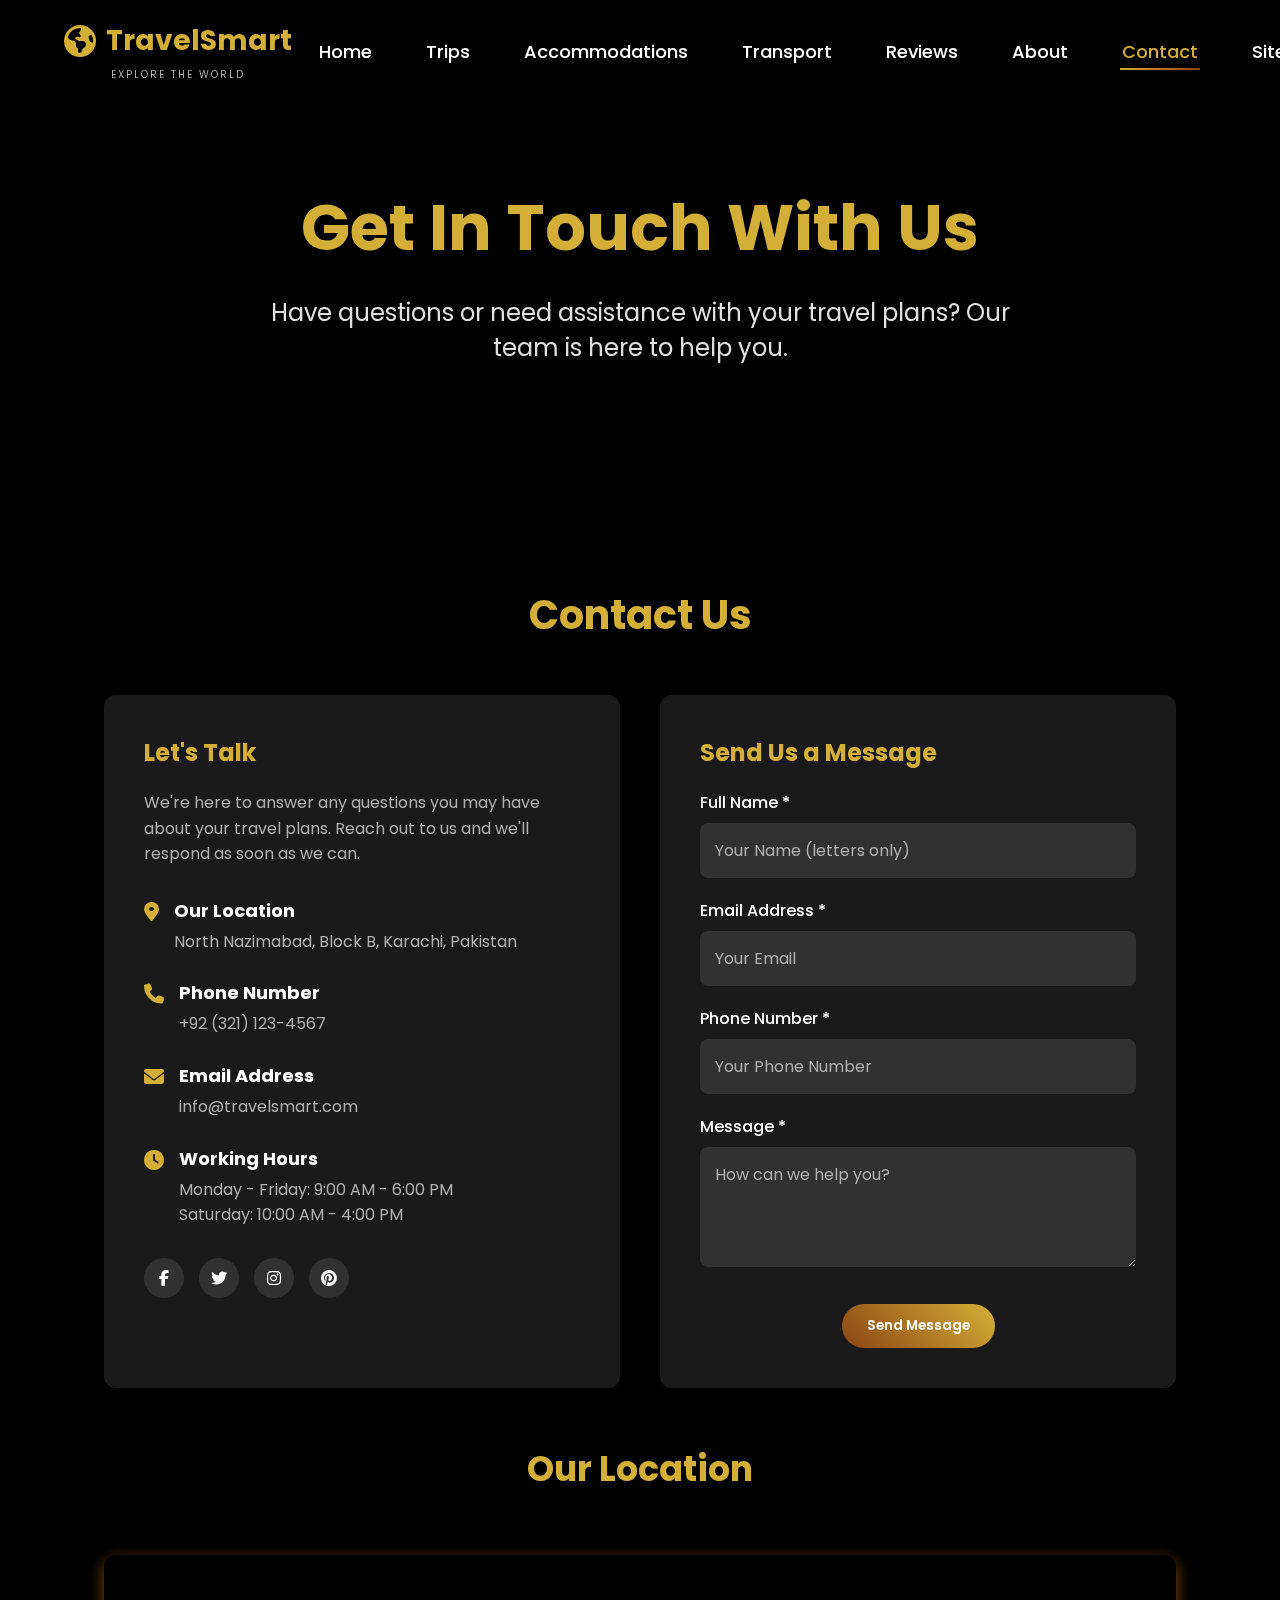
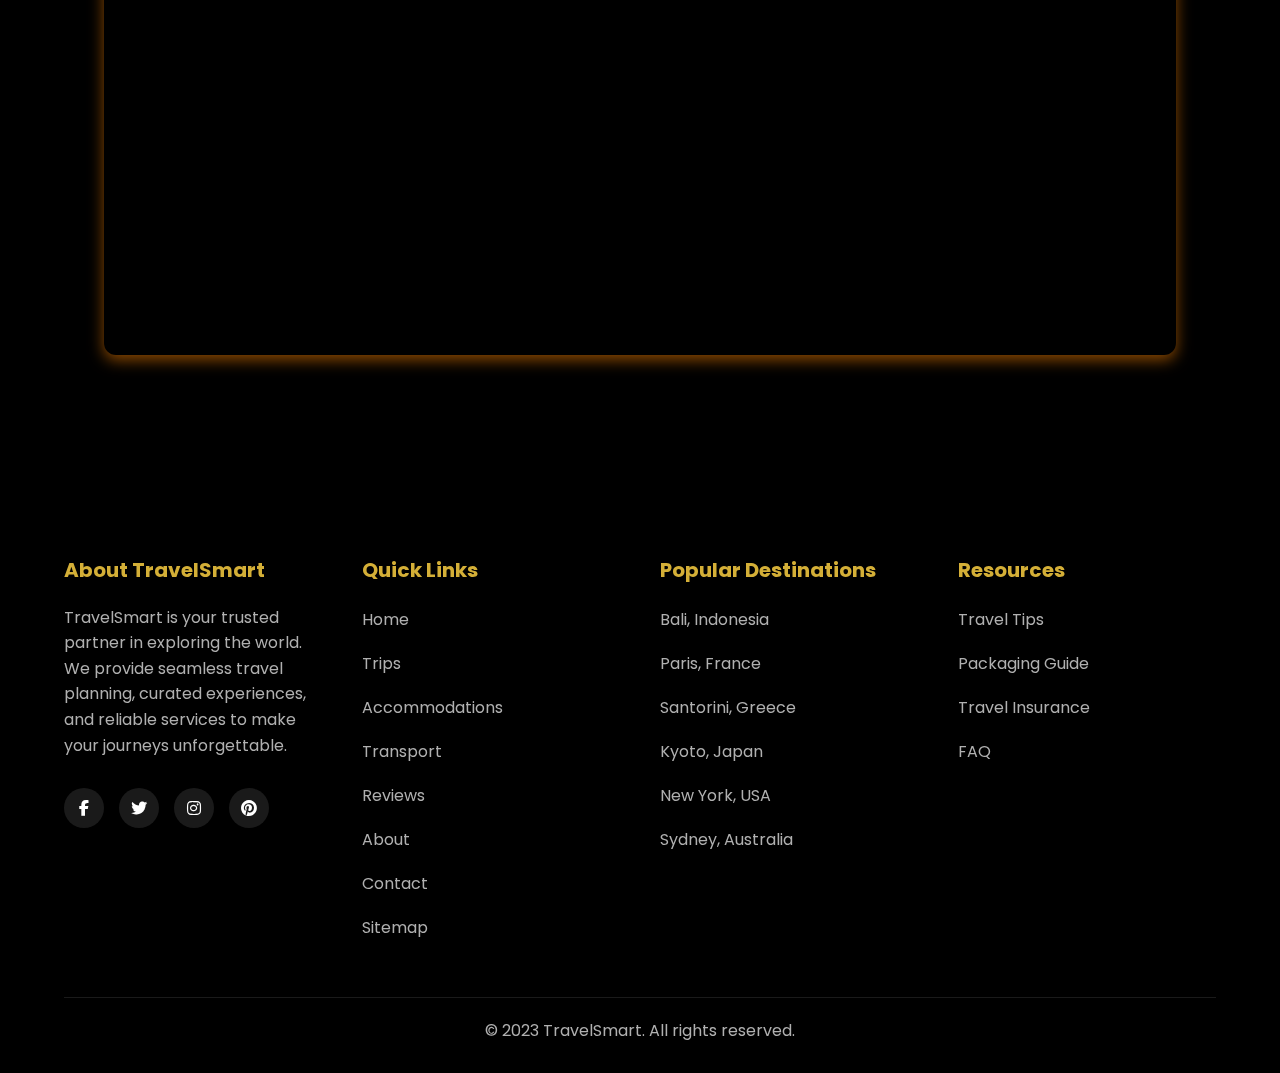
<file: Contact_Us.html>
<!DOCTYPE html>
<html lang="en">
<head>
    <meta charset="UTF-8">
    <meta name="viewport" content="width=device-width, initial-scale=1.0">
    <title>Contact Us - TravelSmart</title>
    <link rel="icon" type="image/png" href="assets/images/Favicon.png">
    <link href="https://fonts.googleapis.com/css2?family=Poppins:wght@300;400;500;600;700&display=swap" rel="stylesheet">
    <link rel="stylesheet" href="https://cdnjs.cloudflare.com/ajax/libs/font-awesome/6.4.0/css/all.min.css">
    <link rel="stylesheet" href="assets/Css/Contact_Us.css">
   
</head>
<body>
    <!-- Background Container -->
    <div class="background-container"></div>
    
    <!-- Navbar -->
    <nav class="navbar">
        <div class="logo-container">
            <a href="index.html" class="logo">
                <i class="fas fa-globe-americas"></i>
                TravelSmart
            </a>
            <div class="logo-label">Explore The World</div>
        </div>
        
        <ul class="nav-links">
            <li>
                <a href="index.html">Home</a>
                <div class="lightning-effect"></div>
            </li>
            <li>
                <a href="Trips.html">Trips</a>
                <div class="lightning-effect"></div>
            </li>
            <li>
                <a href="Accommodations.html">Accommodations</a>
                <div class="lightning-effect"></div>
            </li>
            <li>
                <a href="Transport.html">Transport</a>
                <div class="lightning-effect"></div>
            </li>
            <li>
                <a href="Reviews.html">Reviews</a>
                <div class="lightning-effect"></div>
            </li>
            <li>
                <a href="About_Us.html">About</a>
                <div class="lightning-effect"></div>
            </li>
            <li>
                <a href="Contact_Us.html" class="active">Contact</a>
                <div class="lightning-effect"></div>
            </li>
            <li>
                <a href="sitemap.html">Sitemap</a>
                <div class="lightning-effect"></div>
            </li>
        </ul>
        
        <button class="mobile-menu-btn">
            <i class="fas fa-bars"></i>
        </button>
    </nav>
    
    <!-- Hero Section -->
    <section class="hero">
        <h1>Get In Touch With Us</h1>
        <p>Have questions or need assistance with your travel plans? Our team is here to help you.</p>
    </section>
    
    <!-- Contact Section -->
    <section class="section">
        <h2 class="section-title">Contact Us</h2>
        
        <div class="contact-container">
            <div class="contact-info">
                <h3>Let's Talk</h3>
                <p>We're here to answer any questions you may have about your travel plans. Reach out to us and we'll respond as soon as we can.</p>
                
                <div class="info-item">
                    <i class="fas fa-map-marker-alt"></i>
                    <div class="info-content">
                        <h4>Our Location</h4>
                        <p>North Nazimabad, Block B, Karachi, Pakistan</p>
                    </div>
                </div>
                
                <div class="info-item">
                    <i class="fas fa-phone"></i>
                    <div class="info-content">
                        <h4>Phone Number</h4>
                        <p>+92 (321) 123-4567</p>
                    </div>
                </div>
                
                <div class="info-item">
                    <i class="fas fa-envelope"></i>
                    <div class="info-content">
                        <h4>Email Address</h4>
                        <p>info@travelsmart.com</p>
                    </div>
                </div>
                
                <div class="info-item">
                    <i class="fas fa-clock"></i>
                    <div class="info-content">
                        <h4>Working Hours</h4>
                        <p>Monday - Friday: 9:00 AM - 6:00 PM<br>Saturday: 10:00 AM - 4:00 PM</p>
                    </div>
                </div>
                
                <div class="social-icons">
                    <a href="#"><i class="fab fa-facebook-f"></i></a>
                    <a href="#"><i class="fab fa-twitter"></i></a>
                    <a href="#"><i class="fab fa-instagram"></i></a>
                    <a href="#"><i class="fab fa-pinterest"></i></a>
                </div>
            </div>
            
            <div class="contact-form">
                <h3>Send Us a Message</h3>
                <div class="form-success" id="formSuccess">
                    <i class="fas fa-check-circle"></i> Thank you for your message! We will get back to you soon.
                </div>
                <form id="contactForm">
                    <div class="form-group">
                        <label for="name">Full Name *</label>
                        <input type="text" id="name" placeholder="Your Name (letters only)">
                        <div class="error" id="nameError">Please enter a valid name (no numbers or special characters)</div>
                    </div>
                    
                    <div class="form-group">
                        <label for="email">Email Address *</label>
                        <input type="email" id="email" placeholder="Your Email">
                        <div class="error" id="emailError">Please enter a valid email address</div>
                    </div>
                    
                    <div class="form-group">
                        <label for="phone">Phone Number *</label>
                        <input type="tel" id="phone" placeholder="Your Phone Number">
                        <div class="error" id="phoneError">Please enter a valid phone number</div>
                    </div>
                    
                    <div class="form-group">
                        <label for="message">Message *</label>
                        <textarea id="message" placeholder="How can we help you?"></textarea>
                        <div class="error" id="messageError">Please enter your message</div>
                    </div>
                    
                    <div class="btn-container">
                        <button type="submit" class="btn" id="submitBtn">Send Message</button>
                    </div>
                </form>
            </div>
        </div>
        <h3 class="map-h3">Our Location</h3>
        <div class="map-container">

            <div id="map">                                 

                 <iframe
                        src="https://www.google.com/maps/embed?pb=!1m18!1m12!1m3!1d3401.764580226456!2d74.34863371509377!3d31.5498309813627!2m3!1f0!2f0!3f0!3m2!1i1024!2i768!4f13.1!3m3!1m2!1s0x391904a1b02b66e1%3A0x6b772d24a5d8f28c!2sMall%20of%20Lahore!5e0!3m2!1sen!2s!4v1678912345678!5m2!1sen!2s"
                        width="100%" height="100%" style="border:0;" allowfullscreen="" loading="lazy"
                        referrerpolicy="no-referrer-when-downgrade"></iframe>
               </div>
        </div>
    </section>
    
    <!-- Footer -->
    <footer>
        <div class="footer-content">
            <div class="footer-column">
                <h3>About TravelSmart</h3>
                <p>TravelSmart is your trusted partner in exploring the world. We provide seamless travel planning, curated experiences, and reliable services to make your journeys unforgettable.</p>
                <div class="social-icons">
                    <a href="#"><i class="fab fa-facebook-f"></i></a>
                    <a href="#"><i class="fab fa-twitter"></i></a>
                    <a href="#"><i class="fab fa-instagram"></i></a>
                    <a href="#"><i class="fab fa-pinterest"></i></a>
                </div>
            </div>
            
            <div class="footer-column">
                <h3>Quick Links</h3>
                <ul class="footer-links">
                    <li><a href="index.html">Home</a></li>
                    <li><a href="Trips.html">Trips</a></li>
                    <li><a href="Accommodations.html">Accommodations</a></li>
                    <li><a href="Transport.html">Transport</a></li>
                    <li><a href="Reviews.html">Reviews</a></li>
                    <li><a href="About_Us.html">About</a></li>
                    <li><a href="Contact_Us.html">Contact</a></li>
                    <li><a href="sitemap.html">Sitemap</a></li>
                </ul>
            </div>
            
            <div class="footer-column">
                <h3>Popular Destinations</h3>
                <ul class="footer-links">
                    <li><a href="#">Bali, Indonesia</a></li>
                    <li><a href="#">Paris, France</a></li>
                    <li><a href="#">Santorini, Greece</a></li>
                    <li><a href="#">Kyoto, Japan</a></li>
                    <li><a href="#">New York, USA</a></li>
                    <li><a href="#">Sydney, Australia</a></li>
                </ul>
            </div>
            
            <div class="footer-column">
                <h3>Resources</h3>
                <ul class="footer-links">
                    <li><a href="#">Travel Tips</a></li>
                    <li><a href="#">Packaging Guide</a></li>
                    <li><a href="#">Travel Insurance</a></li>
                    <li><a href="#">FAQ</a></li>
                </ul>
            </div>
        </div>
        
        <div class="copyright">
            <p>&copy; 2023 TravelSmart. All rights reserved.</p>
        </div>
    </footer>

    <!-- Google Maps API -->
   <script src="assets/Js/contact_Us.js"></script>
</body>
</html>
</file>
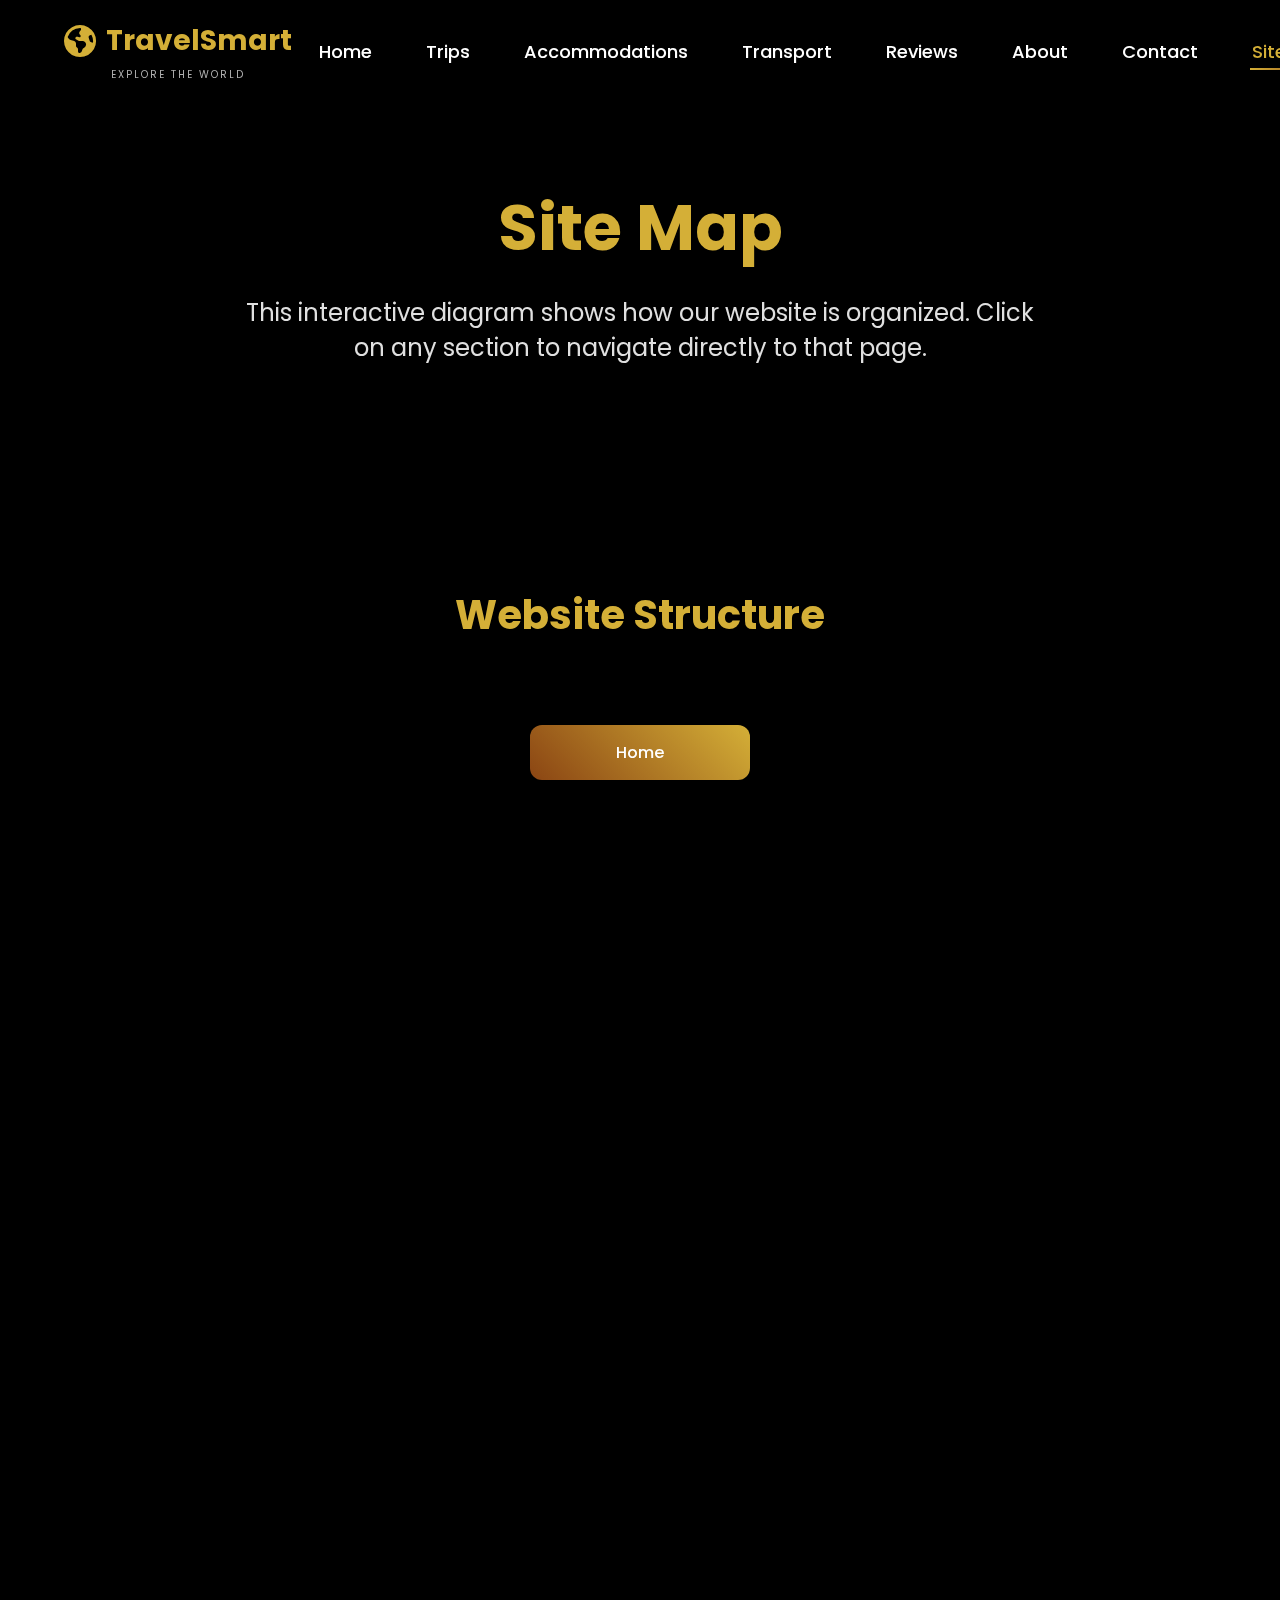
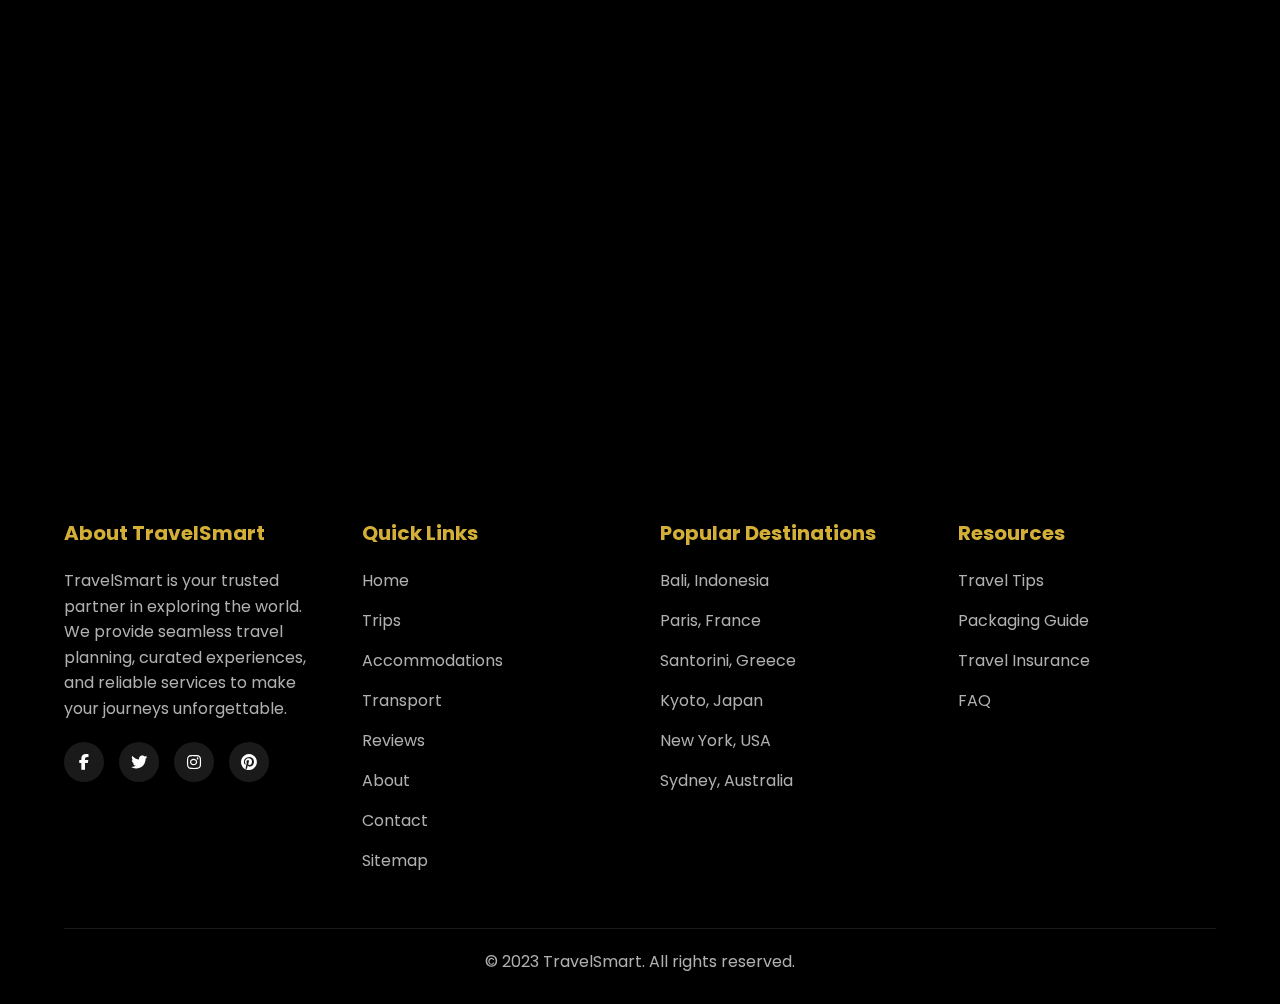
<file: sitemap.html>
<!DOCTYPE html>
<html lang="en">
<head>
    <meta charset="UTF-8">
    <meta name="viewport" content="width=device-width, initial-scale=1.0">
    <title>Sitemap - TravelSmart</title>
    <link rel="icon" type="image/png" href="assets/images/Favicon.png">
    <link href="https://fonts.googleapis.com/css2?family=Poppins:wght@300;400;500;600;700&display=swap" rel="stylesheet">
    <link rel="stylesheet" href="https://cdnjs.cloudflare.com/ajax/libs/font-awesome/6.4.0/css/all.min.css">
    <link rel="stylesheet" href="assets/Css/sitemap.css">
</head>
<body>
    <!-- Background Container -->
    <div class="background-container"></div>
    
    <!-- Navbar -->
    <nav class="navbar">
        <div class="logo-container">
            <a href="index.html" class="logo">
                <i class="fas fa-globe-americas"></i>
                TravelSmart
            </a>
            <div class="logo-label">Explore The World</div>
        </div>
        
        <ul class="nav-links">
            <li>
                <a href="./index.html">Home</a>
                <div class="lightning-effect"></div>
            </li>
            <li>
                <a href="Trips.html">Trips</a>
                <div class="lightning-effect"></div>
            </li>
            <li>
                <a href="Accommodations.html">Accommodations</a>
                <div class="lightning-effect"></div>
            </li>
            <li>
                <a href="Transport.html">Transport</a>
                <div class="lightning-effect"></div>
            </li>
            <li>
                <a href="./Reviews.html">Reviews</a>
                <div class="lightning-effect"></div>
            </li>
            <li>
                <a href="./About_Us.html">About</a>
                <div class="lightning-effect"></div>
            </li>
            <li>
                <a href="./Contact_Us.html">Contact</a>
                <div class="lightning-effect"></div>
            </li>
            <li>
                <a href="sitemap.html" class="active">Sitemap</a>
                <div class="lightning-effect"></div>
            </li>
        </ul>
        
        <button class="mobile-menu-btn">
            <i class="fas fa-bars"></i>
        </button>
    </nav>
    
    <!-- Hero Section -->
    <section class="hero">
        <h1>Site Map</h1>
        <p>This interactive diagram shows how our website is organized. Click on any section to navigate directly to that page.</p>
    </section>
    
    <!-- Sitemap Section -->
    <section class="section">
        <h2 class="section-title">Website Structure</h2>
        
        <div class="sitemap-container">
            <div class="sitemap">
                <div class="sitemap-node home">
                    <a href="./index.html">Home</a>
                </div>
                
                <!-- Compact Grid Layout -->
                <div class="compact-layout">
                    <!-- Trips Category -->
                    <div class="category">
                        <h3 class="category-title">Trips</h3>
                        <div class="subcategory">
                            <a href="#">Destination Catalog</a>
                        </div>
                        <div class="subcategory">
                            <a href="#">Trip Details</a>
                        </div>
                    </div>
                    
                    <!-- Accommodations Category -->
                    <div class="category">
                        <h3 class="category-title">Accommodations</h3>
                        <div class="subcategory">
                            <a href="#">Hotels</a>
                        </div>
                        <div class="subcategory">
                            <a href="#">Hostels</a>
                        </div>
                        <div class="subcategory">
                            <a href="#">Resorts</a>
                        </div>
                    </div>
                    
                    <!-- Transport Category -->
                    <div class="category">
                        <h3 class="category-title">Transport</h3>
                        <div class="subcategory">
                            <a href="#">Flights</a>
                        </div>
                        <div class="subcategory">
                            <a href="#">Trains</a>
                        </div>
                        <div class="subcategory">
                            <a href="#">Buses</a>
                        </div>
                    </div>
                    
                    <!-- Other Categories -->
                    <div class="category">
                        <h3 class="category-title">Reviews</h3>
                        <div class="subcategory">
                            <a href="./Reviews.html">Customer Reviews</a>
                        </div>
                    </div>
                    
                    <div class="category">
                        <h3 class="category-title">About Us</h3>
                        <div class="subcategory">
                            <a href="./About_Us.html">Our Story</a>
                        </div>
                    </div>
                    
                    <div class="category">
                        <h3 class="category-title">Contact</h3>
                        <div class="subcategory">
                            <a href="./Contact_Us.html">Get in Touch</a>
                        </div>
                    </div>
                </div>
            </div>
        </div>
    </section>
    
    <!-- Footer -->
    <footer>
        <div class="footer-content">
            <div class="footer-column">
                <h3>About TravelSmart</h3>
                <p>TravelSmart is your trusted partner in exploring the world. We provide seamless travel planning, curated experiences, and reliable services to make your journeys unforgettable.</p>
                <div class="social-icons">
                    <a href="#"><i class="fab fa-facebook-f"></i></a>
                    <a href="#"><i class="fab fa-twitter"></i></a>
                    <a href="#"><i class="fab fa-instagram"></i></a>
                    <a href="#"><i class="fab fa-pinterest"></i></a>
                </div>
            </div>
            
            <div class="footer-column">
                <h3>Quick Links</h3>
                <ul class="footer-links">
                    <li><a href="index.html">Home</a></li>
                    <li><a href="Trips.html">Trips</a></li>
                    <li><a href="Accommodations.html">Accommodations</a></li>
                    <li><a href="Transport.html">Transport</a></li>
                    <li><a href="Reviews.html">Reviews</a></li>
                    <li><a href="About_Us.html">About</a></li>
                    <li><a href="Contact_Us.html">Contact</a></li>
                    <li><a href="sitemap.html">Sitemap</a></li>
                </ul>
            </div>
            
            <div class="footer-column">
                <h3>Popular Destinations</h3>
                <ul class="footer-links">
                    <li><a href="#">Bali, Indonesia</a></li>
                    <li><a href="#">Paris, France</a></li>
                    <li><a href="#">Santorini, Greece</a></li>
                    <li><a href="#">Kyoto, Japan</a></li>
                    <li><a href="#">New York, USA</a></li>
                    <li><a href="#">Sydney, Australia</a></li>
                </ul>
            </div>
            
            <div class="footer-column">
                <h3>Resources</h3>
                <ul class="footer-links">
                    <li><a href="#">Travel Tips</a></li>
                    <li><a href="#">Packaging Guide</a></li>
                    <li><a href="#">Travel Insurance</a></li>
                    <li><a href="#">FAQ</a></li>
                </ul>
            </div>
        </div>
        
        <div class="copyright">
            <p>&copy; 2023 TravelSmart. All rights reserved.</p>
        </div>
    </footer>

  <script src="/assets/Js/sitemap.js"></script>
</body>
</html>
</file>
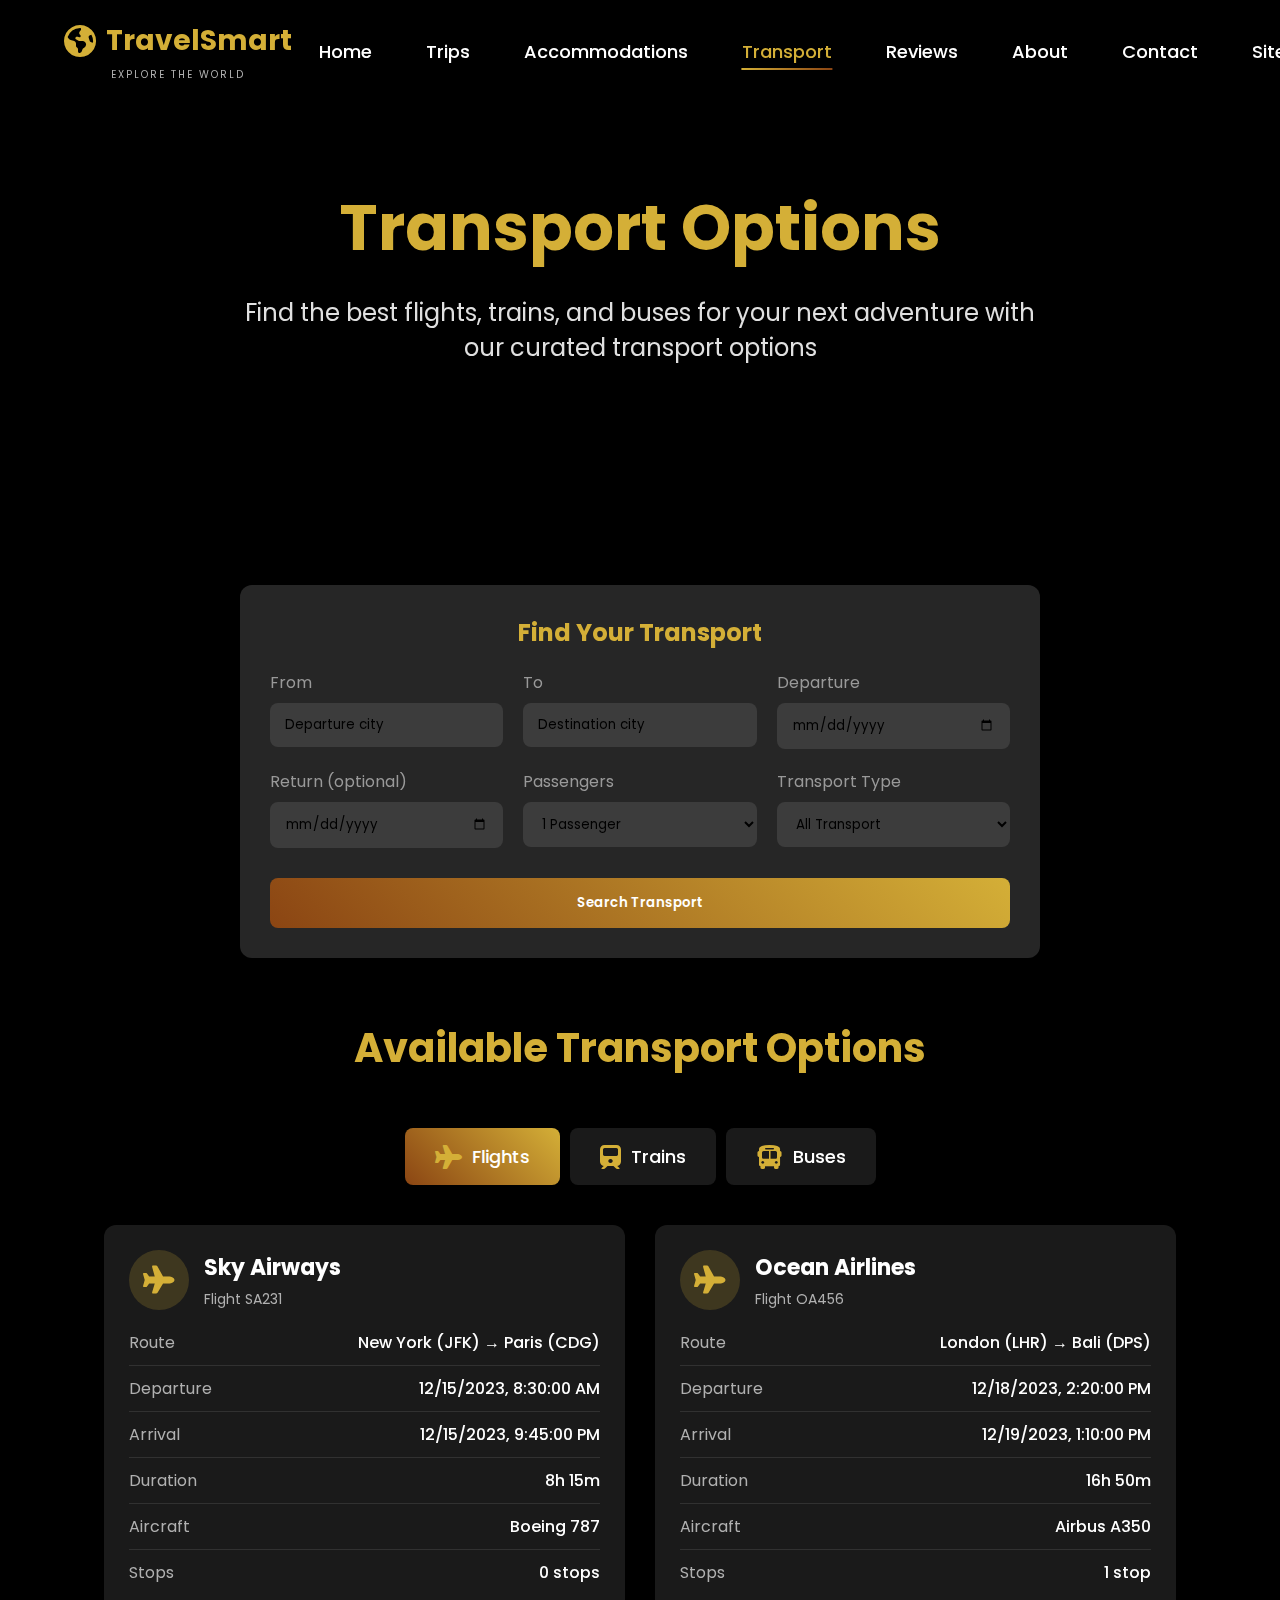
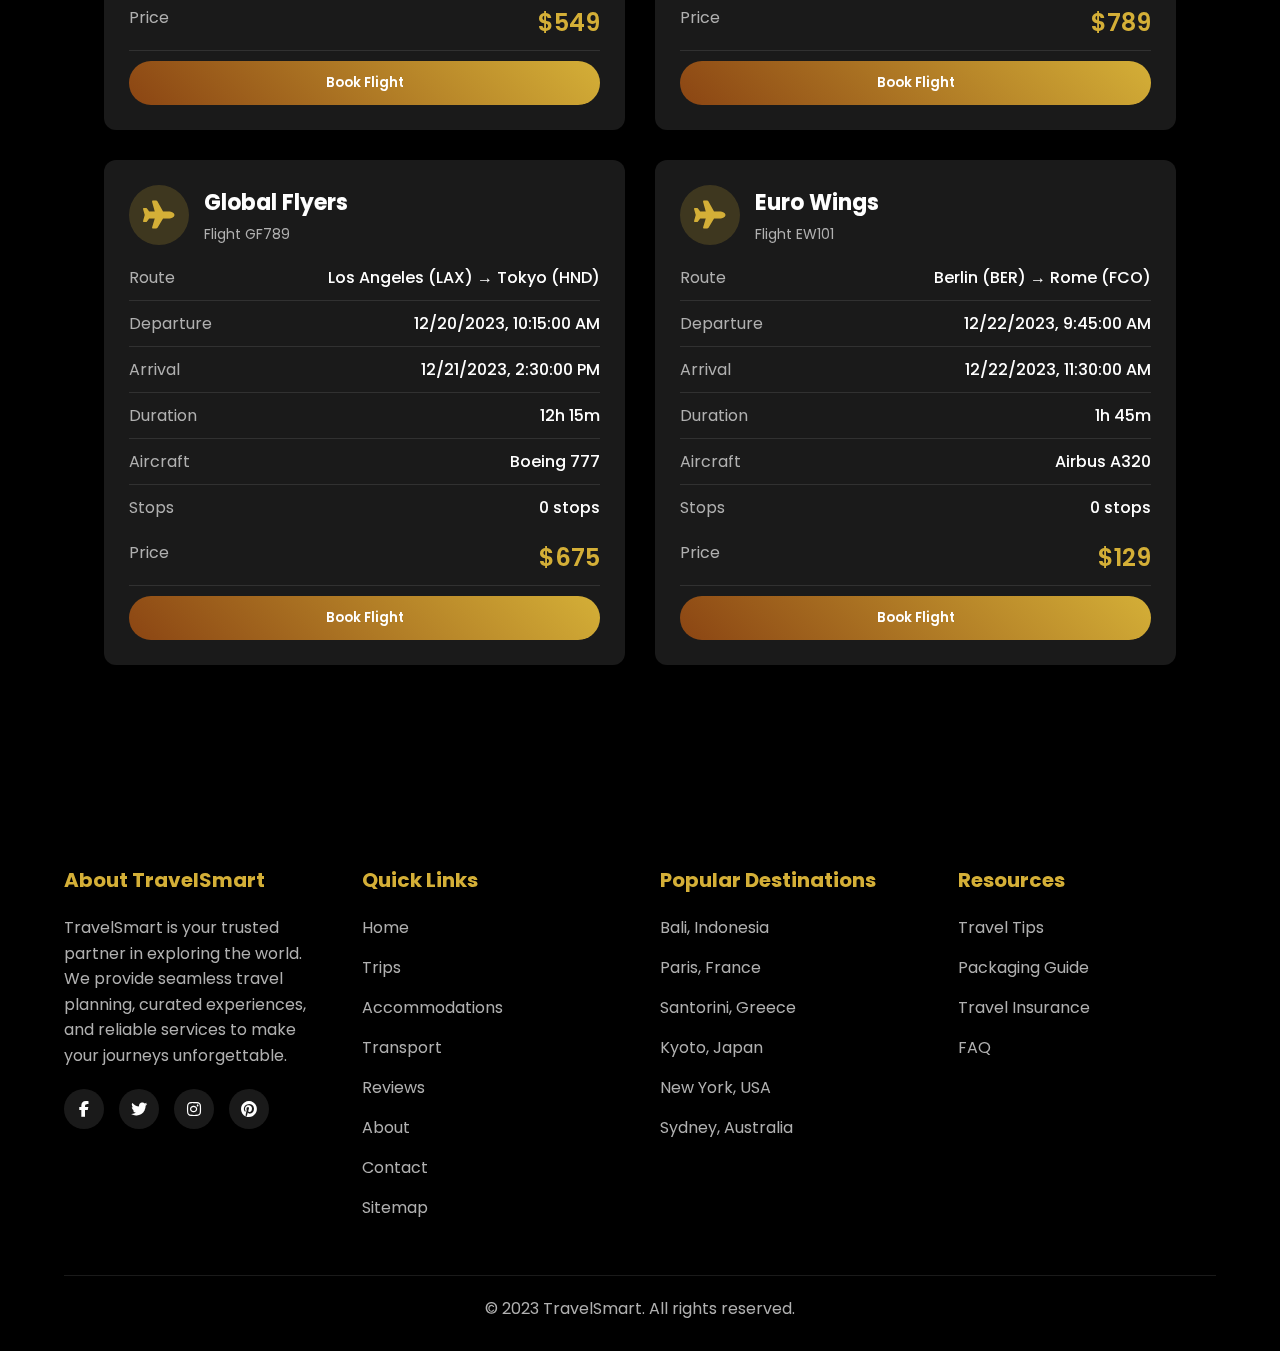
<file: Transport.html>
<!DOCTYPE html>
<html lang="en">
<head>
    <meta charset="UTF-8">
    <meta name="viewport" content="width=device-width, initial-scale=1.0">
    <title>TravelSmart - Transport Options</title>
    <link rel="icon" type="image/png" href="assets/images/Favicon.png">
    <link href="https://fonts.googleapis.com/css2?family=Poppins:wght@300;400;500;600;700&display=swap" rel="stylesheet">
    <link rel="stylesheet" href="https://cdnjs.cloudflare.com/ajax/libs/font-awesome/6.4.0/css/all.min.css">
    <link rel="stylesheet" href="/assets/Css/Transport.css">
</head>
<body>
    <!-- Background Container -->
    <div class="background-container"></div>
    
    <!-- Navbar -->
    <nav class="navbar">
        <div class="logo-container">
            <a href="index.html" class="logo">
                <i class="fas fa-globe-americas"></i>
                TravelSmart
            </a>
            <div class="logo-label">Explore The World</div>
        </div>
        
        <ul class="nav-links">
            <li>
                <a href="./index.html">Home</a>
                <div class="lightning-effect"></div>
            </li>
            <li>
                <a href="Trips.html">Trips</a>
                <div class="lightning-effect"></div>
            </li>
            <li>
                <a href="Accommodations.html">Accommodations</a>
                <div class="lightning-effect"></div>
            </li>
            <li>
                <a href="Transport.html" class="active">Transport</a>
                <div class="lightning-effect"></div>
            </li>
            <li>
                <a href="./Reviews.html">Reviews</a>
                <div class="lightning-effect"></div>
            </li>
            <li>
                <a href="./About_Us.html">About</a>
                <div class="lightning-effect"></div>
            </li>
            <li>
                <a href="./Contact_Us.html">Contact</a>
                <div class="lightning-effect"></div>
            </li>
            <li>
                <a href="sitemap.html">Sitemap</a>
                <div class="lightning-effect"></div>
            </li>
        </ul>
        
        <button class="mobile-menu-btn">
            <i class="fas fa-bars"></i>
        </button>
    </nav>
    
    <!-- Hero Section -->
    <section class="hero">
        <h1>Transport Options</h1>
        <p>Find the best flights, trains, and buses for your next adventure with our curated transport options</p>
    </section>
    
    <!-- Transport Search Section -->
    <section class="section">
        <div class="search-box">
            <h2 class="search-title">Find Your Transport</h2>
            <form class="search-form">
                <div class="form-group">
                    <label for="from">From</label>
                    <input type="text" id="from" placeholder="Departure city">
                </div>
                
                <div class="form-group">
                    <label for="to">To</label>
                    <input type="text" id="to" placeholder="Destination city">
                </div>
                
                <div class="form-group">
                    <label for="departure">Departure</label>
                    <input type="date" id="departure">
                </div>
                
                <div class="form-group">
                    <label for="return">Return (optional)</label>
                    <input type="date" id="return">
                </div>
                
                <div class="form-group">
                    <label for="passengers">Passengers</label>
                    <select id="passengers">
                        <option value="1">1 Passenger</option>
                        <option value="2">2 Passengers</option>
                        <option value="3">3 Passengers</option>
                        <option value="4">4 Passengers</option>
                        <option value="5">5+ Passengers</option>
                    </select>
                </div>
                
                <div class="form-group">
                    <label for="transport-type">Transport Type</label>
                    <select id="transport-type">
                        <option value="all">All Transport</option>
                        <option value="flights">Flights</option>
                        <option value="trains">Trains</option>
                        <option value="buses">Buses</option>
                    </select>
                </div>
                
                <button type="button" class="search-btn">Search Transport</button>
            </form>
        </div>
        
        <h2 class="section-title">Available Transport Options</h2>
        
        <!-- Transport Tabs -->
        <div class="transport-tabs">
            <button class="tab-btn active" data-tab="flights">
                <i class="fas fa-plane"></i>
                Flights
            </button>
            <button class="tab-btn" data-tab="trains">
                <i class="fas fa-train"></i>
                Trains
            </button>
            <button class="tab-btn" data-tab="buses">
                <i class="fas fa-bus"></i>
                Buses
            </button>
        </div>
        
        <!-- Transport Content -->
        <div class="transport-content active" id="flights-content">
            <div class="transport-grid" id="flights-grid">
                <!-- Flight cards will be loaded from JSON -->
            </div>
        </div>
        
        <div class="transport-content" id="trains-content">
            <div class="transport-grid" id="trains-grid">
                <!-- Train cards will be loaded from JSON -->
            </div>
        </div>
        
        <div class="transport-content" id="buses-content">
            <div class="transport-grid" id="buses-grid">
                <!-- Bus cards will be loaded from JSON -->
            </div>
        </div>
    </section>
    
    <!-- Footer -->
    <footer>
        <div class="footer-content">
            <div class="footer-column">
                <h3>About TravelSmart</h3>
                <p>TravelSmart is your trusted partner in exploring the world. We provide seamless travel planning, curated experiences, and reliable services to make your journeys unforgettable.</p>
                <div class="social-icons">
                    <a href="#"><i class="fab fa-facebook-f"></i></a>
                    <a href="#"><i class="fab fa-twitter"></i></a>
                    <a href="#"><i class="fab fa-instagram"></i></a>
                    <a href="#"><i class="fab fa-pinterest"></i></a>
                </div>
            </div>
            
            <div class="footer-column">
                <h3>Quick Links</h3>
                <ul class="footer-links">
                    <li><a href="index.html">Home</a></li>
                    <li><a href="Trips.html">Trips</a></li>
                    <li><a href="Accommodations.html">Accommodations</a></li>
                    <li><a href="Transport.html">Transport</a></li>
                    <li><a href="Reviews.html">Reviews</a></li>
                    <li><a href="About_Us.html">About</a></li>
                    <li><a href="Contact_Us.html">Contact</a></li>
                    <li><a href="sitemap.html">Sitemap</a></li>
                </ul>
            </div>
            
            <div class="footer-column">
                <h3>Popular Destinations</h3>
                <ul class="footer-links">
                    <li><a href="#">Bali, Indonesia</a></li>
                    <li><a href="#">Paris, France</a></li>
                    <li><a href="#">Santorini, Greece</a></li>
                    <li><a href="#">Kyoto, Japan</a></li>
                    <li><a href="#">New York, USA</a></li>
                    <li><a href="#">Sydney, Australia</a></li>
                </ul>
            </div>
            
            <div class="footer-column">
                <h3>Resources</h3>
                <ul class="footer-links">
                    <li><a href="#">Travel Tips</a></li>
                    <li><a href="#">Packaging Guide</a></li>
                    <li><a href="#">Travel Insurance</a></li>
                    <li><a href="#">FAQ</a></li>
                </ul>
            </div>
        </div>
        
        <div class="copyright">
            <p>&copy; 2023 TravelSmart. All rights reserved.</p>
        </div>
    </footer>

    <!-- JSON data for transport options -->
    <script src="/assets/Js/transport.js"></script>
</body>
</html>
</file>
<file: assets/Css/Contact_Us.css>
* {
            margin: 0;
            padding: 0;
            box-sizing: border-box;
            font-family: 'Poppins', sans-serif;
        }
        
        body {
            color: #fff;
            overflow-x: hidden;
            background: #000;
        }
        
        .background-container {
            position: fixed;
            top: 0;
            left: 0;
            width: 100%;
            height: 100vh;
            z-index: -1;
            background: linear-gradient(rgba(0, 0, 0, 0.4), rgba(0, 0, 0, 0.7)), url('https://images.unsplash.com/photo-1469474968028-56623f02e42e?ixlib=rb-4.0.3&ixid=M3wxMjA3fDB8MHxwaG90by1wYWdlfHx8fGVufDB8fHx8fA%3D%3D&auto=format&fit=crop&w=1470&q=80') no-repeat center center/cover;
        }
        
        .navbar {
            position: fixed;
            top: 0;
            left: 0;
            width: 100%;
            padding: 20px 5%;
            display: flex;
            justify-content: space-between;
            align-items: center;
            background: rgba(0, 0, 0, 0.2);
            backdrop-filter: blur(10px);
            z-index: 1000;
            transition: background 0.3s ease;
        }
        
        .navbar.scrolled {
            background: rgba(0, 0, 0, 0.9);
            box-shadow: 0 5px 15px rgba(0, 0, 0, 0.2);
            padding: 15px 5%;
        }
        
        .logo-container {
            display: flex;
            flex-direction: column;
            align-items: center;
        }
        
        .logo {
            font-size: 28px;
            font-weight: 700;
            color: #D4AF37;
            text-decoration: none;
            display: flex;
            align-items: center;
            margin-bottom: 5px;
        }
        
        .logo i {
            color: #D4AF37;
            margin-right: 10px;
            font-size: 32px;
        }
        
        .logo-label {
            font-size: 10px;
            color: #b0b0b0;
            letter-spacing: 2px;
            text-transform: uppercase;
        }
        
        .nav-links {
            display: flex;
            list-style: none;
        }
        
        .nav-links li {
            margin: 0 15px;
            position: relative;
        }
        
        .nav-links a {
            color: #fff;
            text-decoration: none;
            font-size: 18px;
            font-weight: 500;
            padding: 6px 12px;
            border-radius: 4px;
            transition: all 0.3s ease;
            position: relative;
            z-index: 1;
        }
        
        .nav-links a:hover {
            color: #D4AF37;
        }
        
        .nav-links a::before {
            content: '';
            position: absolute;
            bottom: 0;
            left: 50%;
            transform: translateX(-50%);
            width: 0;
            height: 2px;
            background: linear-gradient(90deg, #D4AF37, #8B4513);
            transition: width 0.3s ease;
        }
        
        .nav-links a:hover::before {
            width: 80%;
        }
        
        .nav-links a.active {
            color: #D4AF37;
        }
        
        .nav-links a.active::before {
            width: 80%;
        }
        
        .lightning-effect {
            position: absolute;
            top: 100%;
            left: 50%;
            transform: translateX(-50%);
            width: 2px;
            height: 0;
            background: linear-gradient(to bottom, #D4AF37, transparent);
            opacity: 0;
            transition: all 0.3s ease;
        }
        
        .nav-links li:hover .lightning-effect {
            height: 20px;
            opacity: 1;
            box-shadow: 0 0 15px #D4AF37;
        }
        
        .mobile-menu-btn {
            display: none;
            font-size: 24px;
            color: white;
            background: none;
            border: none;
            cursor: pointer;
        }
        
        .hero {
            padding: 180px 5% 100px;
            text-align: center;
            max-width: 1200px;
            margin: 0 auto;
        }
        
        .hero h1 {
            font-size: 4rem;
            font-weight: 700;
            margin-bottom: 20px;
            text-shadow: 2px 2px 10px rgba(0, 0, 0, 0.5);
            color: #D4AF37;
        }
        
        .hero p {
            font-size: 1.5rem;
            max-width: 800px;
            margin: 0 auto 40px;
            color: #e0e0e0;
        }
        
        .section {
            padding: 80px 5%;
            max-width: 1200px;
            margin: 0 auto;
        }
        
        .section-title {
            text-align: center;
            margin-bottom: 50px;
            font-size: 2.5rem;
            font-weight: 700;
            color: #D4AF37;
        }
        
        .contact-container {
            display: grid;
            grid-template-columns: 1fr 1fr;
            gap: 40px;
            margin-top: 40px;
        }
        
        .contact-info {
            background: rgba(255, 255, 255, 0.1);
            backdrop-filter: blur(10px);
            padding: 40px;
            border-radius: 12px;
            box-shadow: 0 5px 15px rgba(0, 0, 0, 0.2);
        }
        
        .contact-info h3 {
            font-size: 24px;
            margin-bottom: 20px;
            color: #D4AF37;
        }
        
        .contact-info p {
            color: #b0b0b0;
            margin-bottom: 30px;
            line-height: 1.6;
        }
        
        .info-item {
            display: flex;
            align-items: flex-start;
            margin-bottom: 25px;
        }
        
        .info-item i {
            font-size: 20px;
            color: #D4AF37;
            margin-right: 15px;
            margin-top: 5px;
        }
        
        .info-content h4 {
            font-size: 18px;
            margin-bottom: 5px;
        }
        
        .info-content p {
            margin-bottom: 0;
            color: #b0b0b0;
        }
        
        .social-icons {
            display: flex;
            gap: 15px;
            margin-top: 30px;
        }
        
        .social-icons a {
            display: flex;
            align-items: center;
            justify-content: center;
            width: 40px;
            height: 40px;
            border-radius: 50%;
            background: rgba(255, 255, 255, 0.1);
            color: #fff;
            text-decoration: none;
            transition: all 0.3s ease;
        }
        
        .social-icons a:hover {
            background: linear-gradient(45deg, #8B4513, #D4AF37);
            transform: translateY(-3px);
        }
        
        .contact-form {
            background: rgba(255, 255, 255, 0.1);
            backdrop-filter: blur(10px);
            padding: 40px;
            border-radius: 12px;
            box-shadow: 0 5px 15px rgba(0, 0, 0, 0.2);
        }
        
        .contact-form h3 {
            font-size: 24px;
            margin-bottom: 20px;
            color: #D4AF37;
        }
        
        .form-group {
            margin-bottom: 20px;
            position: relative;
        }
        
        .form-group label {
            display: block;
            margin-bottom: 8px;
            font-weight: 500;
        }
        
        .form-group input,
        .form-group textarea {
            width: 100%;
            padding: 15px;
            border: none;
            background: rgba(255, 255, 255, 0.1);
            color: #fff;
            border-radius: 8px;
            font-size: 16px;
        }
        
        .form-group textarea {
            min-height: 120px;
            resize: vertical;
        }
        
        .form-group input::placeholder,
        .form-group textarea::placeholder {
            color: #b0b0b0;
        }
        
        .form-group .error {
            color: #ff6b6b;
            font-size: 14px;
            margin-top: 5px;
            display: none;
        }
        
        .form-group.error input,
        .form-group.error textarea {
            border: 1px solid #ff6b6b;
        }
        
        .btn-container {
            text-align: center;
            margin-top: 30px;
        }
        
        .btn {
            display: inline-block;
            padding: 12px 25px;
            background: linear-gradient(45deg, #8B4513, #D4AF37);
            color: white;
            text-decoration: none;
            border: none;
            border-radius: 30px;
            font-weight: 600;
            cursor: pointer;
            transition: all 0.3s ease;
        }
        
        .btn:hover {
            transform: translateY(-3px);
            box-shadow: 0 10px 20px rgba(139, 69, 19, 0.3);
        }
        
        .btn:disabled {
            background: #555;
            cursor: not-allowed;
            transform: none;
            box-shadow: none;
        }
        
        .map-container {
            margin-top: 60px;
            border-radius: 12px;
            overflow: hidden;
            box-shadow: 0 5px 15px rgba(250, 130, 2, 0.553);
            height: 400px;
            position: relative;
        }
         
        .map-h3
    {
            font-size: 35px;
            margin-bottom: 20px;
            color: #D4AF37;
            text-align: center;
            margin-top: 5%;
    }
        
        #map {
            width: 100%;
            height: 100%;
        }
        
        .form-success {
            display: none;
            background: rgba(45, 156, 65, 0.2);
            border-left: 4px solid #2d9c41;
            padding: 15px;
            margin-bottom: 20px;
            border-radius: 4px;
        }
        
        footer {
            background: rgba(0, 0, 0, 0.9);
            padding: 60px 5% 30px;
            margin-top: 60px;
        }
        
        .footer-content {
            max-width: 1200px;
            margin: 0 auto;
            display: grid;
            grid-template-columns: repeat(auto-fit, minmax(250px, 1fr));
            gap: 40px;
        }
        
        .footer-column h3 {
            font-size: 20px;
            margin-bottom: 20px;
            color: #D4AF37;
        }
        
        .footer-column p {
            color: #b0b0b0;
            line-height: 1.6;
            margin-bottom: 20px;
        }
        
        .footer-links {
            list-style: none;
        }
        
        .footer-links li {
            margin-bottom: 15px;
        }
        
        .footer-links a {
            color: #b0b0b0;
            text-decoration: none;
            transition: color 0.3s ease;
            display: inline-block;
            padding: 2px 0;
        }
        
        .footer-links a:hover {
            color: #D4AF37;
            transform: translateX(5px);
            transition: all 0.3s ease;
        }
        
        .copyright {
            text-align: center;
            margin-top: 40px;
            padding-top: 20px;
            border-top: 1px solid rgba(255, 255, 255, 0.1);
            color: #b0b0b0;
        }
        
        @media (max-width: 992px) {
            .nav-links {
                display: none;
                position: absolute;
                top: 100%;
                left: 0;
                width: 100%;
                background: rgba(0, 0, 0, 0.9);
                flex-direction: column;
                padding: 20px;
                box-shadow: 0 10px 20px rgba(0, 0, 0, 0.2);
            }
            
            .nav-links.active {
                display: flex;
            }
            
            .nav-links li {
                margin: 10px 0;
            }
            
            .mobile-menu-btn {
                display: block;
            }
            
            .hero h1 {
                font-size: 2.8rem;
            }
            
            .hero p {
                font-size: 1.2rem;
            }
            
            .contact-container {
                grid-template-columns: 1fr;
            }
        }
        
        @media (max-width: 768px) {
            .navbar {
                padding: 15px 5%;
            }
            
            .hero {
                padding: 150px 5% 80px;
            }
            
            .hero h1 {
                font-size: 2.2rem;
            }
            
            .section-title {
                font-size: 2rem;
            }
            
            .contact-info,
            .contact-form {
                padding: 30px 20px;
            }
        }
</file>
<file: assets/Css/sitemap.css>
* {
            margin: 0;
            padding: 0;
            box-sizing: border-box;
            font-family: 'Poppins', sans-serif;
        }
        
        body {
            color: #fff;
            overflow-x: hidden;
            background: #000;
            min-height: 100vh;
            display: flex;
            flex-direction: column;
        }
        
        .background-container {
            position: fixed;
            top: 0;
            left: 0;
            width: 100%;
            height: 100vh;
            z-index: -1;
            background: linear-gradient(rgba(0, 0, 0, 0.4), rgba(0, 0, 0, 0.7)), url('https://images.unsplash.com/photo-1469474968028-56623f02e42e?ixlib=rb-4.0.3&ixid=M3wxMjA3fDB8MHxwaG90by1wYWdlfHx8fGVufDB8fHx8fA%3D%3D&auto=format&fit=crop&w=1470&q=80') no-repeat center center/cover;
        }
        
        .navbar {
            position: fixed;
            top: 0;
            left: 0;
            width: 100%;
            padding: 20px 5%;
            display: flex;
            justify-content: space-between;
            align-items: center;
            background: rgba(0, 0, 0, 0.2);
            backdrop-filter: blur(10px);
            z-index: 1000;
            transition: background 0.3s ease;
        }
        
        .navbar.scrolled {
            background: rgba(0, 0, 0, 0.9);
            box-shadow: 0 5px 15px rgba(0, 0, 0, 0.2);
            padding: 15px 5%;
        }
        
        .logo-container {
            display: flex;
            flex-direction: column;
            align-items: center;
        }
        
        .logo {
            font-size: 28px;
            font-weight: 700;
            color: #D4AF37;
            text-decoration: none;
            display: flex;
            align-items: center;
            margin-bottom: 5px;
        }
        
        .logo i {
            color: #D4AF37;
            margin-right: 10px;
            font-size: 32px;
        }
        
        .logo-label {
            font-size: 10px;
            color: #b0b0b0;
            letter-spacing: 2px;
            text-transform: uppercase;
        }
        
        .nav-links {
            display: flex;
            list-style: none;
        }
        
        .nav-links li {
            margin: 0 15px;
            position: relative;
        }
        
        .nav-links a {
            color: #fff;
            text-decoration: none;
            font-size: 18px;
            font-weight: 500;
            padding: 6px 12px;
            border-radius: 4px;
            transition: all 0.3s ease;
            position: relative;
            z-index: 1;
        }
        
        .nav-links a:hover {
            color: #D4AF37;
        }
        
        .nav-links a::before {
            content: '';
            position: absolute;
            bottom: 0;
            left: 50%;
            transform: translateX(-50%);
            width: 0;
            height: 2px;
            background: linear-gradient(90deg, #D4AF37, #8B4513);
            transition: width 0.3s ease;
        }
        
        .nav-links a:hover::before {
            width: 80%;
        }
        
        .nav-links a.active {
            color: #D4AF37;
        }
        
        .nav-links a.active::before {
            width: 80%;
        }
        
        .lightning-effect {
            position: absolute;
            top: 100%;
            left: 50%;
            transform: translateX(-50%);
            width: 2px;
            height: 0;
            background: linear-gradient(to bottom, #D4AF37, transparent);
            opacity: 0;
            transition: all 0.3s ease;
        }
        
        .nav-links li:hover .lightning-effect {
            height: 20px;
            opacity: 1;
            box-shadow: 0 0 15px #D4AF37;
        }
        
        .mobile-menu-btn {
            display: none;
            font-size: 24px;
            color: white;
            background: none;
            border: none;
            cursor: pointer;
            z-index: 1001;
        }
        
        .hero {
            padding: 180px 5% 100px;
            text-align: center;
            max-width: 1200px;
            margin: 0 auto;
        }
        
        .hero h1 {
            font-size: 4rem;
            font-weight: 700;
            margin-bottom: 20px;
            text-shadow: 2px 2px 10px rgba(0, 0, 0, 0.5);
            color: #D4AF37;
        }
        
        .hero p {
            font-size: 1.5rem;
            max-width: 800px;
            margin: 0 auto 40px;
            color: #e0e0e0;
        }
        
        .section {
            padding: 80px 5%;
            max-width: 1200px;
            margin: 0 auto;
            flex: 1;
        }
        
        .section-title {
            text-align: center;
            margin-bottom: 50px;
            font-size: 2.5rem;
            font-weight: 700;
            color: #D4AF37;
        }
        
        /* Sitemap Styles */
        .sitemap-container {
            width: 100%;
            overflow: hidden;
            padding: 20px 0;
        }
        
        .sitemap {
            display: flex;
            flex-direction: column;
            align-items: center;
            position: relative;
            width: 100%;
        }
        
        .sitemap-node {
            background: rgba(255, 255, 255, 0.1);
            backdrop-filter: blur(10px);
            padding: 15px 25px;
            border-radius: 12px;
            margin: 10px 0;
            width: 220px;
            text-align: center;
            box-shadow: 0 5px 15px rgba(0, 0, 0, 0.2);
            transition: all 0.3s ease;
            position: relative;
            z-index: 2;
        }
        
        .sitemap-node:hover {
            transform: translateY(-5px);
            box-shadow: 0 10px 25px rgba(0, 0, 0, 0.3);
            background: rgba(255, 255, 255, 0.15);
        }
        
        .sitemap-node a {
            color: #fff;
            text-decoration: none;
            font-size: 16px;
            font-weight: 500;
            display: block;
            transition: color 0.3s ease;
        }
        
        .sitemap-node a:hover {
            color: #D4AF37;
        }
        
        .sitemap-node.home {
            background: linear-gradient(45deg, #8B4513, #D4AF37);
            margin-bottom: 30px;
        }
        
        .sitemap-children {
            display: flex;
            flex-wrap: wrap;
            justify-content: center;
            gap: 20px;
            margin: 10px 0;
            position: relative;
            width: 100%;
        }
        
        .sitemap-child {
            display: flex;
            flex-direction: column;
            align-items: center;
            position: relative;
            flex: 1;
            min-width: 220px;
        }
        
        .sitemap-grandchildren {
            display: flex;
            flex-wrap: wrap;
            justify-content: center;
            gap: 15px;
            margin-top: 20px;
            width: 100%;
        }
        
        .sitemap-grandchild {
            position: relative;
        }
        
        /* Connector lines */
        .connector {
            position: absolute;
            background: linear-gradient(to bottom, #D4AF37, transparent);
            width: 2px;
            z-index: 1;
        }
        
        .horizontal-connector {
            position: absolute;
            background: linear-gradient(to right, #D4AF37, transparent);
            height: 2px;
            z-index: 1;
        }
        
        /* Compact layout for no space */
        .compact-layout {
            display: grid;
            grid-template-columns: repeat(auto-fit, minmax(250px, 1fr));
            gap: 15px;
            width: 100%;
            margin-top: 30px;
        }
        
        .category {
            background: rgba(255, 255, 255, 0.05);
            border-radius: 12px;
            padding: 20px;
            position: relative;
        }
        
        .category-title {
            color: #D4AF37;
            font-size: 20px;
            margin-bottom: 15px;
            text-align: center;
            padding-bottom: 10px;
            border-bottom: 1px solid rgba(255, 255, 255, 0.1);
        }
        
        .subcategory {
            margin: 12px 0;
            padding-left: 20px;
            position: relative;
        }
        
        .subcategory:before {
            content: "•";
            color: #D4AF37;
            position: absolute;
            left: 0;
            font-size: 20px;
        }
        
        .subcategory a {
            color: #fff;
            text-decoration: none;
            transition: color 0.3s ease;
            font-size: 16px;
        }
        
        .subcategory a:hover {
            color: #D4AF37;
        }
        
        /* Animation for nodes */
        @keyframes fadeInUp {
            from {
                opacity: 0;
                transform: translateY(30px);
            }
            to {
                opacity: 1;
                transform: translateY(0);
            }
        }
        
        .category {
            opacity: 0;
            animation: fadeInUp 0.6s ease forwards;
        }
        
        .category:nth-child(1) { animation-delay: 0.1s; }
        .category:nth-child(2) { animation-delay: 0.2s; }
        .category:nth-child(3) { animation-delay: 0.3s; }
        .category:nth-child(4) { animation-delay: 0.4s; }
        .category:nth-child(5) { animation-delay: 0.5s; }
        .category:nth-child(6) { animation-delay: 0.6s; }
        
        footer {
            background: rgba(0, 0, 0, 0.9);
            padding: 60px 5% 30px;
            margin-top: 60px;
            width: 100%;
        }
        
        .footer-content {
            max-width: 1200px;
            margin: 0 auto;
            display: grid;
            grid-template-columns: repeat(auto-fit, minmax(250px, 1fr));
            gap: 40px;
        }
        
        .footer-column h3 {
            font-size: 20px;
            margin-bottom: 20px;
            color: #D4AF37;
        }
        
        .footer-column p {
            color: #b0b0b0;
            line-height: 1.6;
            margin-bottom: 20px;
        }
        
        .footer-links {
            list-style: none;
        }
        
        .footer-links li {
            margin-bottom: 15px;
        }
        
        .footer-links a {
            color: #b0b0b0;
            text-decoration: none;
            transition: color 0.3s ease;
        }
        
        .footer-links a:hover {
            color: #D4AF37;
        }
        
        .social-icons {
            display: flex;
            gap: 15px;
            margin-top: 20px;
        }
        
        .social-icons a {
            display: flex;
            align-items: center;
            justify-content: center;
            width: 40px;
            height: 40px;
            border-radius: 50%;
            background: rgba(255, 255, 255, 0.1);
            color: #fff;
            text-decoration: none;
            transition: all 0.3s ease;
        }
        
        .social-icons a:hover {
            background: linear-gradient(45deg, #8B4513, #D4AF37);
            transform: translateY(-3px);
        }
        
        .copyright {
            text-align: center;
            margin-top: 40px;
            padding-top: 20px;
            border-top: 1px solid rgba(255, 255, 255, 0.1);
            color: #b0b0b0;
        }
        
        @media (max-width: 992px) {
            .nav-links {
                display: none;
                position: fixed;
                top: 0;
                left: 0;
                width: 100%;
                height: 100vh;
                background: rgba(0, 0, 0, 0.95);
                flex-direction: column;
                padding: 80px 20px 20px;
                box-shadow: 0 10px 20px rgba(0, 0, 0, 0.2);
                overflow-y: auto;
                z-index: 999;
            }
            
            .nav-links.active {
                display: flex;
            }
            
            .nav-links li {
                margin: 15px 0;
                text-align: center;
            }
            
            .mobile-menu-btn {
                display: block;
                position: relative;
                z-index: 1001;
            }
            
            .hero h1 {
                font-size: 2.8rem;
            }
            
            .hero p {
                font-size: 1.2rem;
            }
            
            .compact-layout {
                grid-template-columns: 1fr;
            }
        }
        
        @media (max-width: 768px) {
            .navbar {
                padding: 15px 5%;
            }
            
            .hero {
                padding: 150px 5% 80px;
            }
            
            .hero h1 {
                font-size: 2.2rem;
            }
            
            .section-title {
                font-size: 2rem;
            }
            
            .sitemap-node {
                width: 200px;
            }
        }
        
        @media (max-width: 480px) {
            .hero h1 {
                font-size: 1.8rem;
            }
            
            .hero p {
                font-size: 1rem;
            }
            
            .sitemap-node {
                width: 180px;
                padding: 12px 20px;
            }
            
            .footer-content {
                grid-template-columns: 1fr;
                gap: 30px;
            }
        }
</file>
<file: assets/Css/Transport.css>
* {
            margin: 0;
            padding: 0;
            box-sizing: border-box;
            font-family: 'Poppins', sans-serif;
        }
        
        body {
            color: #fff;
            overflow-x: hidden;
            background: #000;
        }
        
        .background-container {
            position: fixed;
            top: 0;
            left: 0;
            width: 100%;
            height: 100vh;
            z-index: -1;
            background: linear-gradient(rgba(0, 0, 0, 0.4), rgba(0, 0, 0, 0.7)), url('https://images.unsplash.com/photo-1469474968028-56623f02e42e?ixlib=rb-4.0.3&ixid=M3wxMjA3fDB8MHxwaG90by1wYWdlfHx8fGVufDB8fHx8fA%3D%3D&auto=format&fit=crop&w=1470&q=80') no-repeat center center/cover;
        }
        
        .navbar {
            position: fixed;
            top: 0;
            left: 0;
            width: 100%;
            padding: 20px 5%;
            display: flex;
            justify-content: space-between;
            align-items: center;
            background: rgba(0, 0, 0, 0.2);
            backdrop-filter: blur(10px);
            z-index: 1000;
            transition: background 0.3s ease;
        }
        
        .navbar.scrolled {
            background: rgba(0, 0, 0, 0.9);
            box-shadow: 0 5px 15px rgba(0, 0, 0, 0.2);
            padding: 15px 5%;
        }
        
        .logo-container {
            display: flex;
            flex-direction: column;
            align-items: center;
        }
        
        .logo {
            font-size: 28px;
            font-weight: 700;
            color: #D4AF37;
            text-decoration: none;
            display: flex;
            align-items: center;
            margin-bottom: 5px;
        }
        
        .logo i {
            color: #D4AF37;
            margin-right: 10px;
            font-size: 32px;
        }
        
        .logo-label {
            font-size: 10px;
            color: #b0b0b0;
            letter-spacing: 2px;
            text-transform: uppercase;
        }
        
        .nav-links {
            display: flex;
            list-style: none;
        }
        
        .nav-links li {
            margin: 0 15px;
            position: relative;
        }
        
        .nav-links a {
            color: #fff;
            text-decoration: none;
            font-size: 18px;
            font-weight: 500;
            padding: 6px 12px;
            border-radius: 4px;
            transition: all 0.3s ease;
            position: relative;
            z-index: 1;
        }
        
        .nav-links a:hover {
            color: #D4AF37;
        }
        
        .nav-links a::before {
            content: '';
            position: absolute;
            bottom: 0;
            left: 50%;
            transform: translateX(-50%);
            width: 0;
            height: 2px;
            background: linear-gradient(90deg, #D4AF37, #8B4513);
            transition: width 0.3s ease;
        }
        
        .nav-links a:hover::before {
            width: 80%;
        }
        
        .nav-links a.active {
            color: #D4AF37;
        }
        
        .nav-links a.active::before {
            width: 80%;
        }
        
        .lightning-effect {
            position: absolute;
            top: 100%;
            left: 50%;
            transform: translateX(-50%);
            width: 2px;
            height: 0;
            background: linear-gradient(to bottom, #D4AF37, transparent);
            opacity: 0;
            transition: all 0.3s ease;
        }
        
        .nav-links li:hover .lightning-effect {
            height: 20px;
            opacity: 1;
            box-shadow: 0 0 15px #D4AF37;
        }
        
        .mobile-menu-btn {
            display: none;
            font-size: 24px;
            color: white;
            background: none;
            border: none;
            cursor: pointer;
        }
        
        .hero {
            padding: 180px 5% 100px;
            text-align: center;
            max-width: 1200px;
            margin: 0 auto;
        }
        
        .hero h1 {
            font-size: 4rem;
            font-weight: 700;
            margin-bottom: 20px;
            text-shadow: 2px 2px 10px rgba(0, 0, 0, 0.5);
            color: #D4AF37;
        }
        
        .hero p {
            font-size: 1.5rem;
            max-width: 800px;
            margin: 0 auto 40px;
            color: #e0e0e0;
        }
        
        .section {
            padding: 80px 5%;
            max-width: 1200px;
            margin: 0 auto;
        }
        
        .section-title {
            text-align: center;
            margin-bottom: 50px;
            font-size: 2.5rem;
            font-weight: 700;
            color: #D4AF37;
        }
        
        .transport-tabs {
            display: flex;
            justify-content: center;
            margin-bottom: 40px;
            flex-wrap: wrap;
            gap: 10px;
        }
        
        .tab-btn {
            padding: 15px 30px;
            background: rgba(255, 255, 255, 0.1);
            backdrop-filter: blur(10px);
            border: none;
            color: #fff;
            font-size: 18px;
            font-weight: 500;
            border-radius: 8px;
            cursor: pointer;
            transition: all 0.3s ease;
            display: flex;
            align-items: center;
            gap: 10px;
        }
        
        .tab-btn i {
            font-size: 24px;
            color: #D4AF37;
        }
        
        .tab-btn.active, .tab-btn:hover {
            background: linear-gradient(45deg, #8B4513, #D4AF37);
        }
        
        .transport-content {
            display: none;
        }
        
        .transport-content.active {
            display: block;
        }
        
        .transport-grid {
            display: grid;
            grid-template-columns: repeat(auto-fill, minmax(350px, 1fr));
            gap: 30px;
        }
        
        .transport-card {
            background: rgba(255, 255, 255, 0.1);
            backdrop-filter: blur(10px);
            border-radius: 12px;
            padding: 25px;
            transition: transform 0.3s ease;
            box-shadow: 0 5px 15px rgba(0, 0, 0, 0.2);
        }
        
        .transport-card:hover {
            transform: translateY(-10px);
        }
        
        .transport-header {
            display: flex;
            align-items: center;
            margin-bottom: 20px;
        }
        
        .transport-icon {
            width: 60px;
            height: 60px;
            background: rgba(212, 175, 55, 0.2);
            border-radius: 50%;
            display: flex;
            align-items: center;
            justify-content: center;
            margin-right: 15px;
        }
        
        .transport-icon i {
            font-size: 28px;
            color: #D4AF37;
        }
        
        .transport-title {
            font-size: 22px;
            margin-bottom: 5px;
        }
        
        .transport-company {
            color: #b0b0b0;
            font-size: 14px;
        }
        
        .transport-details {
            margin-bottom: 20px;
        }
        
        .transport-detail {
            display: flex;
            justify-content: space-between;
            margin-bottom: 10px;
            padding-bottom: 10px;
            border-bottom: 1px solid rgba(255, 255, 255, 0.1);
        }
        
        .transport-detail:last-child {
            border-bottom: none;
            margin-bottom: 0;
            padding-bottom: 0;
        }
        
        .detail-label {
            color: #b0b0b0;
        }
        
        .detail-value {
            font-weight: 500;
        }
        
        .price {
            font-weight: 600;
            color: #D4AF37;
            font-size: 24px;
        }
        
        .btn {
            display: inline-block;
            padding: 12px 25px;
            background: linear-gradient(45deg, #8B4513, #D4AF37);
            color: white;
            text-decoration: none;
            border-radius: 30px;
            font-weight: 600;
            transition: all 0.3s ease;
            border: none;
            cursor: pointer;
            width: 100%;
            text-align: center;
        }
        
        .btn:hover {
            transform: translateY(-3px);
            box-shadow: 0 10px 20px rgba(139, 69, 19, 0.3);
        }
        
        .search-box {
            background: rgba(255, 255, 255, 0.15);
            backdrop-filter: blur(10px);
            max-width: 800px;
            margin: 0 auto 60px;
            padding: 30px;
            border-radius: 12px;
            box-shadow: 0 10px 30px rgba(0, 0, 0, 0.3);
        }
        
        .search-title {
            text-align: center;
            margin-bottom: 20px;
            color: #D4AF37;
            font-size: 24px;
        }
        
        .search-form {
            display: grid;
            grid-template-columns: repeat(auto-fit, minmax(200px, 1fr));
            gap: 20px;
        }
        
        .form-group {
            display: flex;
            flex-direction: column;
        }
        
        .form-group label {
            margin-bottom: 8px;
            color: #999999;
        }
        
        .form-group input, .form-group select {
            padding: 12px 15px;
            border: none;
            background: rgba(255, 255, 255, 0.1);
            color: #000000;
            border-radius: 8px;
        }
        
        .form-group input::placeholder {
            color: #000000;
        }
        
        .search-btn {
            grid-column: 1 / -1;
            padding: 15px;
            border: none;
            background: linear-gradient(45deg, #8B4513, #D4AF37);
            color: white;
            font-weight: 600;
            cursor: pointer;
            border-radius: 8px;
            transition: all 0.3s ease;
            margin-top: 10px;
        }
        
        .search-btn:hover {
            background: linear-gradient(45deg, #D4AF37, #8B4513);
        }
        
        footer {
            background: rgba(0, 0, 0, 0.9);
            padding: 60px 5% 30px;
            margin-top: 60px;
        }
        
        .footer-content {
            max-width: 1200px;
            margin: 0 auto;
            display: grid;
            grid-template-columns: repeat(auto-fit, minmax(250px, 1fr));
            gap: 40px;
        }
        
        .footer-column h3 {
            font-size: 20px;
            margin-bottom: 20px;
            color: #D4AF37;
        }
        
        .footer-column p {
            color: #b0b0b0;
            line-height: 1.6;
            margin-bottom: 20px;
        }
        
        .footer-links {
            list-style: none;
        }
        
        .footer-links li {
            margin-bottom: 15px;
        }
        
        .footer-links a {
            color: #b0b0b0;
            text-decoration: none;
            transition: color 0.3s ease;
        }
        
        .footer-links a:hover {
            color: #D4AF37;
        }
        
        .social-icons {
            display: flex;
            gap: 15px;
            margin-top: 20px;
        }
        
        .social-icons a {
            display: flex;
            align-items: center;
            justify-content: center;
            width: 40px;
            height: 40px;
            border-radius: 50%;
            background: rgba(255, 255, 255, 0.1);
            color: #fff;
            text-decoration: none;
            transition: all 0.3s ease;
        }
        
        .social-icons a:hover {
            background: linear-gradient(45deg, #8B4513, #D4AF37);
            transform: translateY(-3px);
        }
        
        .copyright {
            text-align: center;
            margin-top: 40px;
            padding-top: 20px;
            border-top: 1px solid rgba(255, 255, 255, 0.1);
            color: #b0b0b0;
        }
        
        @media (max-width: 992px) {
            .nav-links {
                display: none;
                position: absolute;
                top: 100%;
                left: 0;
                width: 100%;
                background: rgba(0, 0, 0, 0.9);
                flex-direction: column;
                padding: 20px;
                box-shadow: 0 10px 20px rgba(0, 0, 0, 0.2);
            }
            
            .nav-links.active {
                display: flex;
            }
            
            .nav-links li {
                margin: 10px 0;
            }
            
            .mobile-menu-btn {
                display: block;
            }
            
            .hero h1 {
                font-size: 2.8rem;
            }
            
            .hero p {
                font-size: 1.2rem;
            }
            
            .transport-grid {
                grid-template-columns: repeat(auto-fill, minmax(300px, 1fr));
            }
        }
        
        @media (max-width: 768px) {
            .navbar {
                padding: 15px 5%;
            }
            
            .hero {
                padding: 150px 5% 80px;
            }
            
            .hero h1 {
                font-size: 2.2rem;
            }
            
            .section-title {
                font-size: 2rem;
            }
            
            .transport-tabs {
                flex-direction: column;
            }
            
            .tab-btn {
                width: 100%;
                justify-content: center;
            }
            
            .search-form {
                grid-template-columns: 1fr;
            }
        }
</file>
